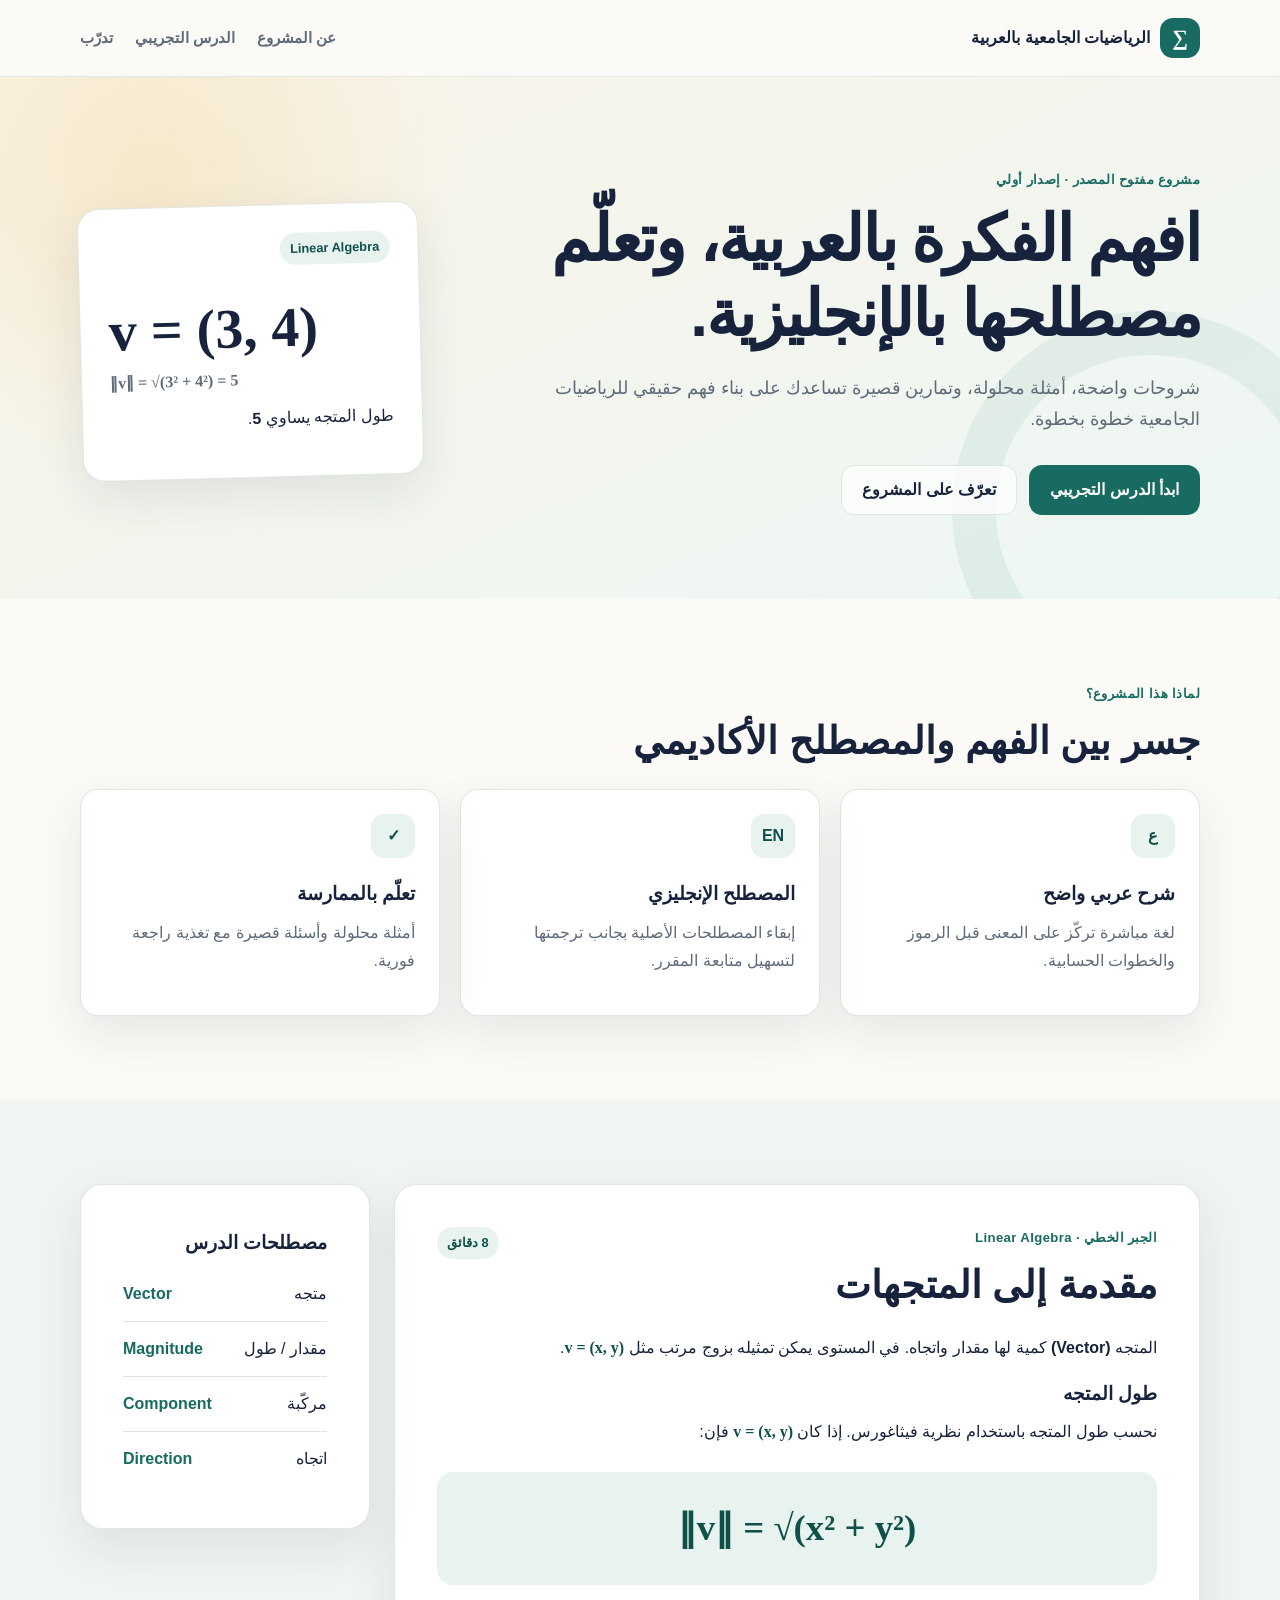
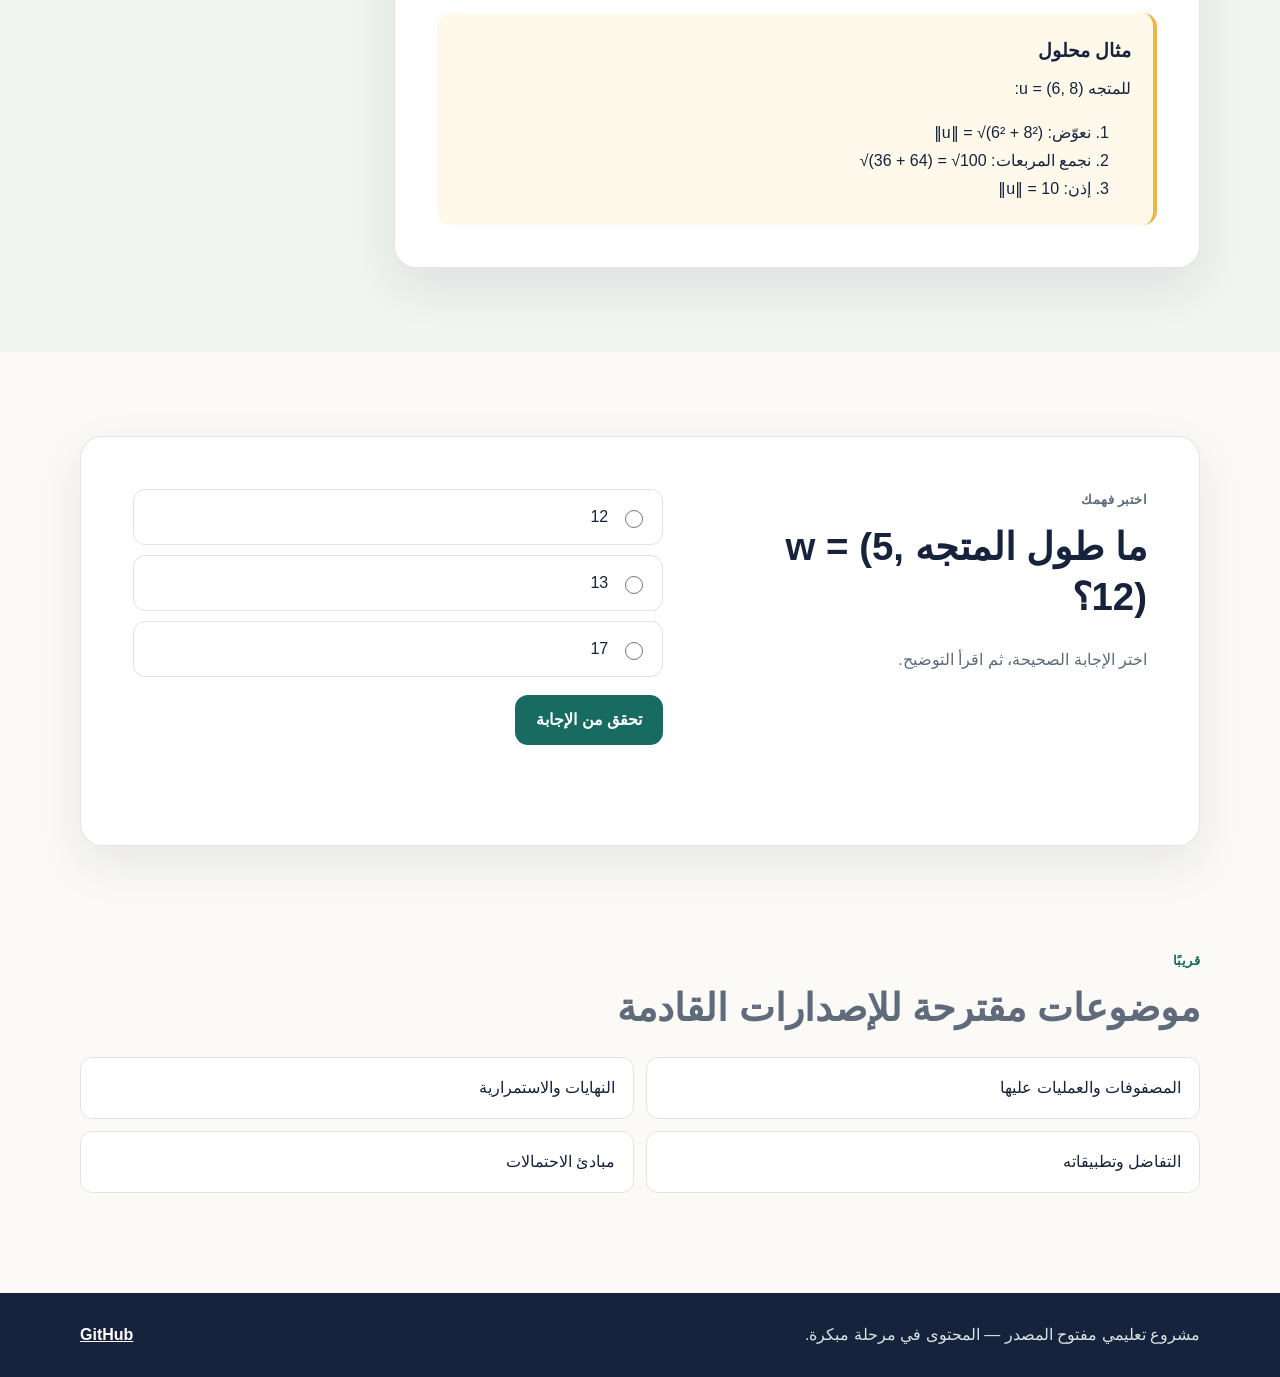
<file: index.html>
<!doctype html>
<html lang="ar" dir="rtl">
  <head>
    <meta charset="utf-8" />
    <meta name="viewport" content="width=device-width, initial-scale=1" />
    <meta
      name="description"
      content="مبادرة مفتوحة المصدر لتبسيط الرياضيات الجامعية بالعربية مع المصطلحات الإنجليزية."
    />
    <title>الرياضيات الجامعية بالعربية</title>
    <link rel="stylesheet" href="assets/css/styles.css" />
  </head>
  <body>
    <a class="skip-link" href="#main-content">انتقل إلى المحتوى</a>

    <header class="site-header">
      <div class="container nav-wrap">
        <a class="brand" href="#top" aria-label="الصفحة الرئيسية">
          <span class="brand-mark" aria-hidden="true">∑</span>
          <span>الرياضيات الجامعية بالعربية</span>
        </a>
        <nav aria-label="التنقل الرئيسي">
          <a href="#about">عن المشروع</a>
          <a href="#lesson">الدرس التجريبي</a>
          <a href="#practice">تدرّب</a>
        </nav>
      </div>
    </header>

    <main id="main-content">
      <section class="hero" id="top">
        <div class="container hero-grid">
          <div>
            <p class="eyebrow">مشروع مفتوح المصدر · إصدار أولي</p>
            <h1>افهم الفكرة بالعربية، وتعلّم مصطلحها بالإنجليزية.</h1>
            <p class="hero-copy">
              شروحات واضحة، أمثلة محلولة، وتمارين قصيرة تساعدك على بناء فهم حقيقي
              للرياضيات الجامعية خطوة بخطوة.
            </p>
            <div class="hero-actions">
              <a class="button primary" href="#lesson">ابدأ الدرس التجريبي</a>
              <a class="button secondary" href="#about">تعرّف على المشروع</a>
            </div>
          </div>

          <aside class="formula-card" aria-label="مثال رياضي">
            <span class="card-label">Linear Algebra</span>
            <p class="formula" dir="ltr">v = (3, 4)</p>
            <p class="formula-result" dir="ltr">‖v‖ = √(3² + 4²) = 5</p>
            <p>طول المتجه يساوي <strong>5</strong>.</p>
          </aside>
        </div>
      </section>

      <section class="section" id="about">
        <div class="container">
          <p class="eyebrow">لماذا هذا المشروع؟</p>
          <h2>جسر بين الفهم والمصطلح الأكاديمي</h2>
          <div class="feature-grid">
            <article class="feature-card">
              <span aria-hidden="true">ع</span>
              <h3>شرح عربي واضح</h3>
              <p>لغة مباشرة تركّز على المعنى قبل الرموز والخطوات الحسابية.</p>
            </article>
            <article class="feature-card">
              <span aria-hidden="true">EN</span>
              <h3>المصطلح الإنجليزي</h3>
              <p>إبقاء المصطلحات الأصلية بجانب ترجمتها لتسهيل متابعة المقرر.</p>
            </article>
            <article class="feature-card">
              <span aria-hidden="true">✓</span>
              <h3>تعلّم بالممارسة</h3>
              <p>أمثلة محلولة وأسئلة قصيرة مع تغذية راجعة فورية.</p>
            </article>
          </div>
        </div>
      </section>

      <section class="section lesson-section" id="lesson">
        <div class="container lesson-layout">
          <article class="lesson-card">
            <div class="lesson-heading">
              <div>
                <p class="eyebrow">الجبر الخطي · Linear Algebra</p>
                <h2>مقدمة إلى المتجهات</h2>
              </div>
              <span class="duration">8 دقائق</span>
            </div>

            <p>
              المتجه <strong>(Vector)</strong> كمية لها مقدار واتجاه. في المستوى يمكن
              تمثيله بزوج مرتب مثل <span class="inline-math" dir="ltr">v = (x, y)</span>.
            </p>

            <h3>طول المتجه</h3>
            <p>
              نحسب طول المتجه باستخدام نظرية فيثاغورس. إذا كان
              <span class="inline-math" dir="ltr">v = (x, y)</span> فإن:
            </p>
            <div class="math-block" dir="ltr" role="img" aria-label="معيار المتجه يساوي الجذر التربيعي لمجموع مربع مركبتيه">
              ‖v‖ = √(x² + y²)
            </div>

            <div class="worked-example">
              <h3>مثال محلول</h3>
              <p>للمتجه <span dir="ltr">u = (6, 8)</span>:</p>
              <ol>
                <li>نعوّض: <span dir="ltr">‖u‖ = √(6² + 8²)</span></li>
                <li>نجمع المربعات: <span dir="ltr">√(36 + 64) = √100</span></li>
                <li>إذن: <span dir="ltr">‖u‖ = 10</span></li>
              </ol>
            </div>
          </article>

          <aside class="terms-card" aria-labelledby="terms-title">
            <h3 id="terms-title">مصطلحات الدرس</h3>
            <dl>
              <div><dt>متجه</dt><dd dir="ltr">Vector</dd></div>
              <div><dt>مقدار / طول</dt><dd dir="ltr">Magnitude</dd></div>
              <div><dt>مركّبة</dt><dd dir="ltr">Component</dd></div>
              <div><dt>اتجاه</dt><dd dir="ltr">Direction</dd></div>
            </dl>
          </aside>
        </div>
      </section>

      <section class="section practice-section" id="practice">
        <div class="container practice-card">
          <div>
            <p class="eyebrow">اختبر فهمك</p>
            <h2>ما طول المتجه <span dir="ltr">w = (5, 12)</span>؟</h2>
            <p>اختر الإجابة الصحيحة، ثم اقرأ التوضيح.</p>
          </div>

          <form id="quiz-form" class="quiz" novalidate>
            <fieldset>
              <legend class="sr-only">خيارات الإجابة</legend>
              <label><input type="radio" name="answer" value="12" /> 12</label>
              <label><input type="radio" name="answer" value="13" /> 13</label>
              <label><input type="radio" name="answer" value="17" /> 17</label>
            </fieldset>
            <button class="button primary" type="submit">تحقق من الإجابة</button>
            <p id="quiz-feedback" class="feedback" role="status" aria-live="polite"></p>
          </form>
        </div>
      </section>

      <section class="section next-section">
        <div class="container">
          <p class="eyebrow">قريبًا</p>
          <h2>موضوعات مقترحة للإصدارات القادمة</h2>
          <ul class="topic-list">
            <li>المصفوفات والعمليات عليها</li>
            <li>النهايات والاستمرارية</li>
            <li>التفاضل وتطبيقاته</li>
            <li>مبادئ الاحتمالات</li>
          </ul>
        </div>
      </section>
    </main>

    <footer>
      <div class="container footer-wrap">
        <p>مشروع تعليمي مفتوح المصدر — المحتوى في مرحلة مبكرة.</p>
        <a href="https://github.com/Gray-rixx101/-arabic-university-math">GitHub</a>
      </div>
    </footer>

    <script src="assets/js/app.js"></script>
  </body>
</html>
</file>
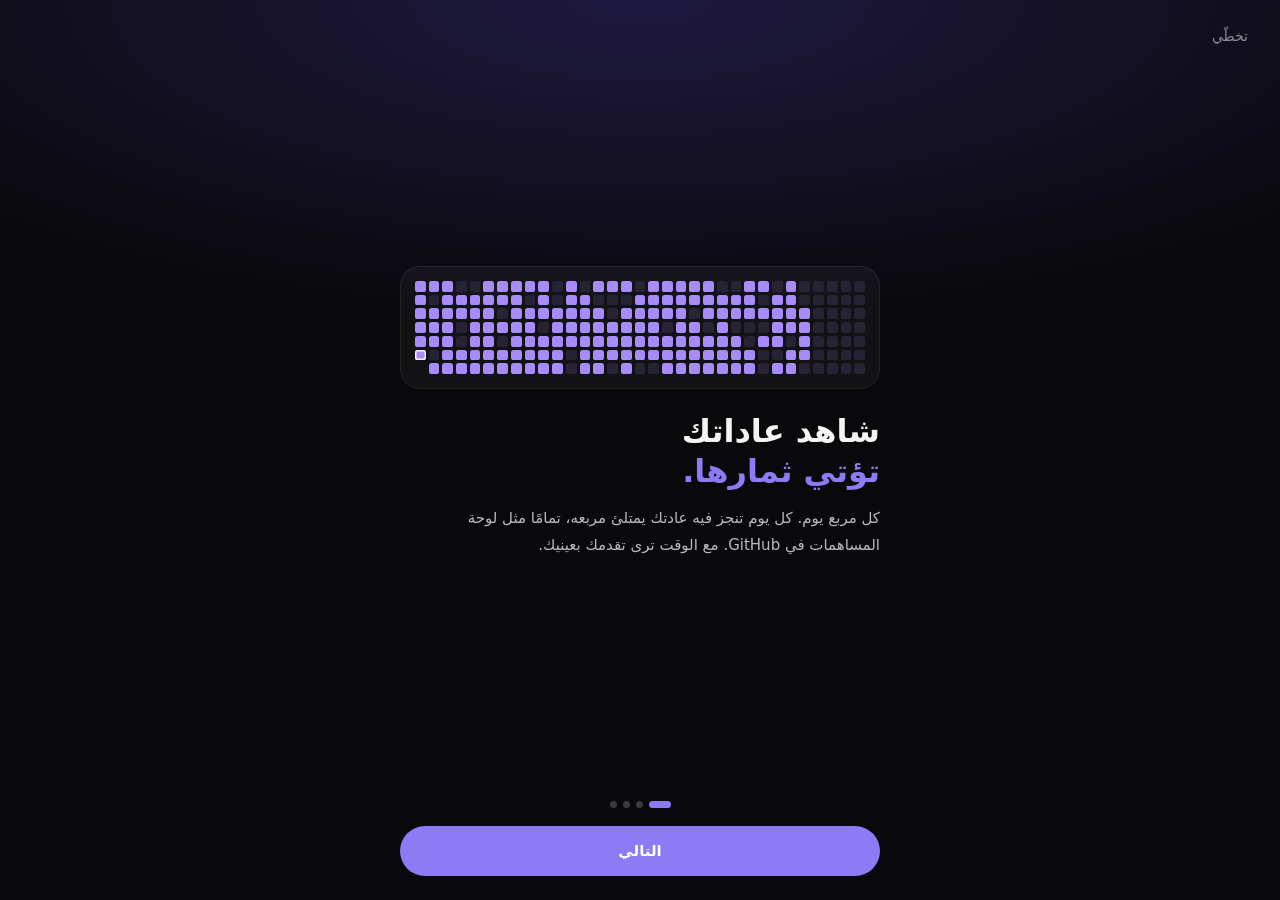
<file: habits/index.html>
<!doctype html>
<html lang="ar" dir="rtl">
  <head>
    <meta charset="utf-8" />
    <meta
      name="viewport"
      content="width=device-width, initial-scale=1, viewport-fit=cover, user-scalable=no"
    />
    <meta name="description" content="أثر: متتبع عادات بالعربية، لبناء العادات النافعة وترك الضارة على طريقة العادات الذرية." />
    <meta name="theme-color" content="#09090b" />
    <meta name="apple-mobile-web-app-capable" content="yes" />
    <meta name="mobile-web-app-capable" content="yes" />
    <meta name="apple-mobile-web-app-status-bar-style" content="black-translucent" />
    <meta name="apple-mobile-web-app-title" content="أثر" />
    <link rel="apple-touch-icon" href="icons/icon-180.png" />
    <link rel="icon" type="image/png" href="icons/icon-192.png" />
    <link rel="manifest" href="manifest.webmanifest" />
    <link rel="stylesheet" href="styles.css" />
    <title>أثر · العادات</title>
  </head>
  <body>
    <div id="app" class="app"></div>
    <div id="toasts" class="toasts" aria-live="polite"></div>
    <script src="app.js"></script>
  </body>
</html>
</file>
<file: assets/css/styles.css>
:root {
  --ink: #17233c;
  --muted: #5f6b7a;
  --paper: #fbfaf6;
  --surface: #ffffff;
  --primary: #176b60;
  --primary-dark: #0f5149;
  --accent: #f0b44d;
  --line: #dfe5df;
  --soft: #e8f3f0;
  --success: #176b60;
  --danger: #ad2e3e;
  --shadow: 0 18px 50px rgba(23, 35, 60, 0.09);
  --radius: 22px;
}

* {
  box-sizing: border-box;
}

html {
  scroll-behavior: smooth;
}

body {
  margin: 0;
  color: var(--ink);
  background: var(--paper);
  font-family: Tahoma, Arial, sans-serif;
  line-height: 1.75;
}

a {
  color: inherit;
}

.container {
  width: min(1120px, calc(100% - 36px));
  margin-inline: auto;
}

.skip-link {
  position: fixed;
  inset-block-start: 12px;
  inset-inline-start: 12px;
  z-index: 100;
  padding: 10px 16px;
  color: white;
  background: var(--primary-dark);
  border-radius: 10px;
  transform: translateY(-160%);
}

.skip-link:focus {
  transform: translateY(0);
}

.site-header {
  position: sticky;
  top: 0;
  z-index: 50;
  border-bottom: 1px solid rgba(223, 229, 223, 0.85);
  background: rgba(251, 250, 246, 0.92);
  backdrop-filter: blur(14px);
}

.nav-wrap,
.footer-wrap {
  display: flex;
  align-items: center;
  justify-content: space-between;
  gap: 24px;
}

.nav-wrap {
  min-height: 76px;
}

.brand {
  display: inline-flex;
  align-items: center;
  gap: 10px;
  font-weight: 800;
  text-decoration: none;
}

.brand-mark {
  display: grid;
  width: 40px;
  height: 40px;
  color: white;
  background: var(--primary);
  border-radius: 13px;
  place-items: center;
  font: 700 22px Georgia, serif;
}

nav {
  display: flex;
  gap: 22px;
}

nav a {
  color: var(--muted);
  font-size: 0.94rem;
  font-weight: 700;
  text-decoration: none;
}

nav a:hover,
nav a:focus-visible {
  color: var(--primary);
}

.hero {
  position: relative;
  overflow: hidden;
  padding: 92px 0 84px;
  background:
    radial-gradient(circle at 12% 20%, rgba(240, 180, 77, 0.2), transparent 26%),
    linear-gradient(155deg, #f9f4e8 0%, #edf7f4 100%);
}

.hero::after {
  position: absolute;
  inset: auto -70px -110px auto;
  width: 310px;
  height: 310px;
  content: "";
  border: 44px solid rgba(23, 107, 96, 0.07);
  border-radius: 50%;
}

.hero-grid {
  position: relative;
  z-index: 1;
  display: grid;
  grid-template-columns: 1.35fr 0.65fr;
  gap: 72px;
  align-items: center;
}

.eyebrow {
  margin: 0 0 10px;
  color: var(--primary);
  font-size: 0.82rem;
  font-weight: 800;
  letter-spacing: 0.03em;
}

h1,
h2,
h3,
p {
  margin-top: 0;
}

h1 {
  max-width: 760px;
  margin-bottom: 20px;
  font-size: clamp(2.2rem, 5vw, 4.6rem);
  line-height: 1.18;
  letter-spacing: -0.035em;
}

h2 {
  margin-bottom: 24px;
  font-size: clamp(1.65rem, 3vw, 2.5rem);
  line-height: 1.3;
}

h3 {
  margin-bottom: 8px;
  font-size: 1.16rem;
}

.hero-copy {
  max-width: 690px;
  margin-bottom: 30px;
  color: var(--muted);
  font-size: 1.1rem;
}

.hero-actions {
  display: flex;
  flex-wrap: wrap;
  gap: 12px;
}

.button {
  display: inline-flex;
  align-items: center;
  justify-content: center;
  min-height: 48px;
  padding: 10px 20px;
  border: 1px solid transparent;
  border-radius: 13px;
  font: inherit;
  font-weight: 800;
  text-decoration: none;
  cursor: pointer;
}

.button.primary {
  color: white;
  background: var(--primary);
}

.button.primary:hover,
.button.primary:focus-visible {
  background: var(--primary-dark);
}

.button.secondary {
  border-color: var(--line);
  background: rgba(255, 255, 255, 0.75);
}

.formula-card,
.feature-card,
.lesson-card,
.terms-card,
.practice-card {
  background: var(--surface);
  border: 1px solid rgba(223, 229, 223, 0.95);
  box-shadow: var(--shadow);
}

.formula-card {
  padding: 28px;
  border-radius: var(--radius);
  transform: rotate(-1.5deg);
}

.card-label,
.duration {
  display: inline-flex;
  padding: 5px 10px;
  color: var(--primary-dark);
  background: var(--soft);
  border-radius: 999px;
  font-size: 0.8rem;
  font-weight: 800;
}

.formula {
  margin: 30px 0 10px;
  font: 700 clamp(2rem, 6vw, 3.5rem) Georgia, serif;
}

.formula-result {
  color: var(--muted);
  font: 600 1rem Georgia, serif;
}

.section {
  padding: 84px 0;
}

.feature-grid {
  display: grid;
  grid-template-columns: repeat(3, 1fr);
  gap: 20px;
}

.feature-card {
  padding: 24px;
  border-radius: 18px;
}

.feature-card > span {
  display: grid;
  width: 44px;
  height: 44px;
  margin-bottom: 20px;
  color: var(--primary-dark);
  background: var(--soft);
  border-radius: 13px;
  place-items: center;
  font-weight: 900;
}

.feature-card p,
.practice-card p,
.next-section {
  color: var(--muted);
}

.lesson-section {
  background: #f1f5f1;
}

.lesson-layout {
  display: grid;
  grid-template-columns: minmax(0, 1fr) 290px;
  gap: 24px;
  align-items: start;
}

.lesson-card,
.terms-card {
  padding: clamp(24px, 4vw, 42px);
  border-radius: var(--radius);
}

.lesson-heading {
  display: flex;
  align-items: start;
  justify-content: space-between;
  gap: 16px;
}

.inline-math,
.math-block {
  color: var(--primary-dark);
  font-family: Georgia, serif;
  font-weight: 700;
}

.math-block {
  margin: 26px 0;
  padding: 24px;
  background: var(--soft);
  border-radius: 16px;
  font-size: clamp(1.5rem, 4vw, 2.3rem);
  text-align: center;
}

.worked-example {
  margin-top: 28px;
  padding: 22px;
  border-right: 4px solid var(--accent);
  background: #fff9eb;
  border-radius: 14px;
}

.worked-example ol {
  margin-bottom: 0;
}

.terms-card dl {
  margin: 0;
}

.terms-card dl div {
  display: flex;
  justify-content: space-between;
  gap: 16px;
  padding: 13px 0;
  border-bottom: 1px solid var(--line);
}

.terms-card dl div:last-child {
  border-bottom: 0;
}

.terms-card dd {
  margin: 0;
  color: var(--primary);
  font-weight: 700;
}

.practice-card {
  display: grid;
  grid-template-columns: 0.9fr 1.1fr;
  gap: 50px;
  padding: clamp(28px, 5vw, 52px);
  border-radius: var(--radius);
}

.quiz fieldset {
  display: grid;
  gap: 10px;
  margin: 0 0 18px;
  padding: 0;
  border: 0;
}

.quiz label {
  display: flex;
  align-items: center;
  gap: 12px;
  padding: 13px 16px;
  border: 1px solid var(--line);
  border-radius: 12px;
  cursor: pointer;
}

.quiz label:has(input:checked) {
  border-color: var(--primary);
  background: var(--soft);
}

.quiz input {
  width: 18px;
  height: 18px;
  accent-color: var(--primary);
}

.feedback {
  min-height: 32px;
  margin: 16px 0 0;
  font-weight: 800;
}

.feedback.success {
  color: var(--success);
}

.feedback.error {
  color: var(--danger);
}

.next-section {
  padding-top: 20px;
}

.topic-list {
  display: grid;
  grid-template-columns: repeat(2, 1fr);
  gap: 12px;
  padding: 0;
  list-style: none;
}

.topic-list li {
  padding: 16px 18px;
  color: var(--ink);
  background: #fff;
  border: 1px solid var(--line);
  border-radius: 12px;
}

footer {
  padding: 28px 0;
  color: #d7e4e2;
  background: var(--ink);
}

footer p {
  margin: 0;
}

footer a {
  color: white;
  font-weight: 800;
}

.sr-only {
  position: absolute;
  width: 1px;
  height: 1px;
  padding: 0;
  margin: -1px;
  overflow: hidden;
  clip: rect(0, 0, 0, 0);
  white-space: nowrap;
  border: 0;
}

:focus-visible {
  outline: 3px solid var(--accent);
  outline-offset: 3px;
}

@media (max-width: 820px) {
  nav {
    display: none;
  }

  .hero {
    padding-top: 64px;
  }

  .hero-grid,
  .lesson-layout,
  .practice-card {
    grid-template-columns: 1fr;
  }

  .hero-grid {
    gap: 36px;
  }

  .feature-grid {
    grid-template-columns: 1fr;
  }

  .formula-card {
    max-width: 520px;
    transform: none;
  }
}

@media (max-width: 520px) {
  .section {
    padding: 64px 0;
  }

  .lesson-heading,
  .footer-wrap {
    align-items: flex-start;
    flex-direction: column;
  }

  .topic-list {
    grid-template-columns: 1fr;
  }

  .button {
    width: 100%;
  }
}
</file>
<file: habits/styles.css>
:root {
  --bg: #09090b;
  --surface: #141417;
  --surface2: #1d1d21;
  --line: #26262c;
  --text: #f4f4f5;
  --muted: #8d8d96;
  --accent: #8b7cf6;
  --danger: #f0616d;
  --ok: #34d399;
  --radius: 22px;
  --safe-top: env(safe-area-inset-top);
  --safe-bottom: env(safe-area-inset-bottom);
  color-scheme: dark;
}

* {
  box-sizing: border-box;
  -webkit-tap-highlight-color: transparent;
}

html,
body {
  margin: 0;
  background: var(--bg);
  color: var(--text);
  font-family: -apple-system, 'SF Arabic', 'SF Pro Text', system-ui, 'Segoe UI', Tahoma, sans-serif;
  -webkit-font-smoothing: antialiased;
  -webkit-text-size-adjust: 100%;
}

body {
  min-height: 100dvh;
  overscroll-behavior-y: none;
}

body.locked {
  overflow: hidden;
}

button {
  font: inherit;
  color: inherit;
  background: none;
  border: 0;
  padding: 0;
  cursor: pointer;
}

input,
textarea,
select {
  font: inherit;
  color: inherit;
}

svg {
  display: block;
}

.app {
  max-width: 640px;
  margin: 0 auto;
  padding: calc(var(--safe-top) + 12px) 16px calc(var(--safe-bottom) + 110px);
}

/* ---------- الشريط العلوي ---------- */
.topbar {
  display: flex;
  align-items: center;
  gap: 10px;
  margin-bottom: 16px;
}

.brand {
  flex: 1;
  min-width: 0;
}

.brand h1 {
  margin: 0;
  font-size: 24px;
  font-weight: 800;
  letter-spacing: -0.3px;
}

.brand p {
  margin: 2px 0 0;
  color: var(--muted);
  font-size: 12px;
}

.icon-btn {
  flex: none;
  width: 42px;
  height: 42px;
  border-radius: 50%;
  display: grid;
  place-items: center;
  background: var(--surface2);
  border: 1px solid var(--line);
  transition: transform 0.12s;
}

.icon-btn:active {
  transform: scale(0.92);
}

.icon-btn svg {
  width: 20px;
  height: 20px;
}

.icon-btn.primary {
  background: var(--accent);
  border-color: transparent;
  color: #fff;
  box-shadow: 0 6px 20px -6px var(--accent);
}

.icon-btn.sm {
  width: 34px;
  height: 34px;
}

.icon-btn.sm svg {
  width: 16px;
  height: 16px;
}

/* ---------- بطاقات ---------- */
.banner {
  display: flex;
  gap: 12px;
  align-items: center;
  padding: 12px 14px;
  margin-bottom: 14px;
  border-radius: 18px;
  background: linear-gradient(135deg, #1f1a3a, #141417);
  border: 1px solid #2d2650;
  font-size: 13px;
  line-height: 1.6;
}

.banner b {
  color: #c4b5fd;
}

.banner .x {
  margin-inline-start: auto;
  color: var(--muted);
}

.card {
  position: relative;
  background: linear-gradient(180deg, var(--tint), var(--surface) 70%);
  border: 1px solid var(--line);
  border-radius: var(--radius);
  padding: 14px;
  margin-bottom: 12px;
  cursor: pointer;
  transition: transform 0.15s;
}

.card:active {
  transform: scale(0.985);
}

.card-head {
  display: flex;
  align-items: center;
  gap: 12px;
  margin-bottom: 12px;
}

.tile {
  flex: none;
  width: 42px;
  height: 42px;
  border-radius: 13px;
  display: grid;
  place-items: center;
  font-size: 21px;
  background: var(--tile);
  border: 1px solid rgba(255, 255, 255, 0.05);
}

.tile.lg {
  width: 56px;
  height: 56px;
  font-size: 28px;
  border-radius: 17px;
}

.tile.sm {
  width: 32px;
  height: 32px;
  font-size: 16px;
  border-radius: 10px;
}

.card-title {
  flex: 1;
  min-width: 0;
}

.card-title h3 {
  margin: 0;
  font-size: 16px;
  font-weight: 700;
  white-space: nowrap;
  overflow: hidden;
  text-overflow: ellipsis;
}

.card-title p {
  margin: 3px 0 0;
  color: var(--muted);
  font-size: 12px;
  white-space: nowrap;
  overflow: hidden;
  text-overflow: ellipsis;
}

.tag {
  display: inline-flex;
  align-items: center;
  gap: 4px;
  font-size: 11px;
  padding: 2px 7px;
  border-radius: 99px;
  background: rgba(255, 255, 255, 0.06);
  color: var(--muted);
  vertical-align: middle;
  margin-inline-start: 6px;
  font-weight: 600;
}

.tag.quit {
  color: #fca5a5;
  background: rgba(240, 97, 109, 0.12);
}

/* زر اليوم */
.check {
  flex: none;
  width: 46px;
  height: 46px;
  border-radius: 14px;
  display: grid;
  place-items: center;
  background: var(--tile);
  border: 1px solid rgba(255, 255, 255, 0.06);
  color: var(--c);
  transition: transform 0.12s, background 0.2s;
  position: relative;
}

.check:active {
  transform: scale(0.88);
}

.check svg {
  width: 22px;
  height: 22px;
}

.check.done {
  background: var(--c);
  color: #111;
  border-color: transparent;
  box-shadow: 0 6px 18px -8px var(--c);
}

.check.slip {
  background: rgba(240, 97, 109, 0.16);
  color: var(--danger);
}

.check .ring {
  position: absolute;
  inset: 4px;
  width: auto;
  height: auto;
}

.check .ring-num {
  font-size: 11px;
  font-weight: 800;
}

.check.sm {
  width: 36px;
  height: 36px;
  border-radius: 11px;
}

.check.sm svg {
  width: 18px;
  height: 18px;
}

.check.sm .ring {
  inset: 3px;
}

/* ---------- الخريطة الحرارية ---------- */
.hm-wrap {
  direction: rtl;
}

.hm-months {
  display: grid;
  font-size: 9px;
  color: var(--muted);
  height: 14px;
  margin-bottom: 3px;
  overflow: hidden;
}

.hm-months span {
  white-space: nowrap;
  overflow: visible;
}

.hm {
  display: grid;
  grid-template-rows: repeat(7, auto);
  grid-auto-flow: column;
  gap: var(--gap, 3px);
}

.hm-c {
  aspect-ratio: 1;
  border-radius: 24%;
  -webkit-touch-callout: none;
  user-select: none;
}

.hm-c.today {
  box-shadow: 0 0 0 1.5px rgba(255, 255, 255, 0.85) inset;
}

.hm-c.future {
  background: transparent !important;
}

/* ---------- العرض المضغوط ---------- */
.compact-grid {
  display: grid;
  grid-template-columns: 1fr 1fr;
  gap: 10px;
}

.compact-grid .card {
  margin: 0;
  padding: 12px;
}

.compact-grid .card-head {
  gap: 8px;
  margin-bottom: 10px;
}

.compact-grid .card-title h3 {
  font-size: 14px;
}

/* ---------- عرض القائمة ---------- */
.list {
  background: var(--surface);
  border: 1px solid var(--line);
  border-radius: var(--radius);
  overflow: hidden;
}

.list-row {
  display: flex;
  align-items: center;
  gap: 10px;
  padding: 9px 12px;
  border-top: 1px solid var(--line);
}

.list-row:first-child {
  border-top: 0;
}

.list-row.head {
  padding-top: 12px;
  padding-bottom: 8px;
}

.list-name {
  flex: 1;
  min-width: 0;
  display: flex;
  align-items: center;
  gap: 10px;
  font-size: 14px;
  font-weight: 600;
  cursor: pointer;
}

.list-name span {
  white-space: nowrap;
  overflow: hidden;
  text-overflow: ellipsis;
}

.list-count {
  color: var(--muted);
  font-size: 12px;
  font-weight: 500;
}

.days {
  display: flex;
  gap: 6px;
  flex: none;
}

.day-h {
  width: 36px;
  text-align: center;
  font-size: 11px;
  color: var(--muted);
  line-height: 1.3;
}

.day-h b {
  display: block;
  font-size: 13px;
}

.day-h.today {
  color: var(--text);
}

.day-cell {
  width: 36px;
  height: 36px;
  border-radius: 11px;
  background: var(--tile);
  position: relative;
  display: grid;
  place-items: center;
  transition: transform 0.12s;
}

.day-cell:active {
  transform: scale(0.88);
}

.day-cell.done {
  background: var(--c);
}

.day-cell.slip {
  background: rgba(240, 97, 109, 0.2);
  color: var(--danger);
}

.day-cell.na {
  opacity: 0.25;
  pointer-events: none;
}

.day-cell.today {
  box-shadow: 0 0 0 1.5px rgba(255, 255, 255, 0.75) inset;
}

.day-cell .ring {
  position: absolute;
  inset: 5px;
}

.day-cell svg.x {
  width: 16px;
  height: 16px;
}

/* ---------- مبدّل العرض ---------- */
.switcher {
  position: fixed;
  bottom: calc(var(--safe-bottom) + 16px);
  left: 50%;
  transform: translateX(-50%);
  display: flex;
  gap: 4px;
  padding: 5px;
  border-radius: 99px;
  background: rgba(40, 40, 46, 0.72);
  backdrop-filter: blur(20px) saturate(1.6);
  -webkit-backdrop-filter: blur(20px) saturate(1.6);
  border: 1px solid rgba(255, 255, 255, 0.08);
  z-index: 20;
  box-shadow: 0 10px 30px -10px #000;
}

.switcher button {
  width: 52px;
  height: 40px;
  border-radius: 99px;
  display: grid;
  place-items: center;
  color: var(--muted);
}

.switcher button svg {
  width: 20px;
  height: 20px;
}

.switcher button.on {
  background: rgba(255, 255, 255, 0.12);
  color: var(--text);
}

/* ---------- الحالة الفارغة ---------- */
.empty {
  text-align: center;
  padding: 40px 10px 20px;
}

.empty .big {
  font-size: 52px;
  margin-bottom: 8px;
}

.empty h2 {
  margin: 0 0 8px;
  font-size: 22px;
}

.empty p {
  color: var(--muted);
  margin: 0 auto 22px;
  max-width: 320px;
  line-height: 1.7;
  font-size: 14px;
}

/* ---------- الأزرار العامة ---------- */
.btn {
  display: inline-flex;
  align-items: center;
  justify-content: center;
  gap: 8px;
  height: 50px;
  padding: 0 20px;
  border-radius: 99px;
  font-weight: 700;
  font-size: 15px;
  background: var(--accent);
  color: #fff;
  transition: transform 0.12s, opacity 0.2s;
}

.btn:active {
  transform: scale(0.97);
}

.btn svg {
  width: 18px;
  height: 18px;
}

.btn.block {
  width: 100%;
}

.btn.ghost {
  background: var(--surface2);
  color: var(--text);
  border: 1px solid var(--line);
}

.btn.danger {
  background: rgba(240, 97, 109, 0.14);
  color: var(--danger);
}

.btn.sm {
  height: 38px;
  font-size: 13px;
  padding: 0 14px;
}

.btn-row {
  display: flex;
  gap: 10px;
}

.btn-row .btn {
  flex: 1;
}

/* ---------- الصفحات المنبثقة ---------- */
.sheet {
  position: fixed;
  inset: 0;
  z-index: 50;
  display: flex;
  flex-direction: column;
  background: #0f0f12;
  transform: translateY(100%);
  transition: transform 0.32s cubic-bezier(0.2, 0.8, 0.2, 1);
  padding-top: calc(var(--safe-top) + 6px);
}

.sheet.open {
  transform: translateY(0);
}

.sheet-head {
  flex: none;
  max-width: 640px;
  width: 100%;
  margin: 0 auto;
  padding: 6px 16px 10px;
}

.grabber {
  width: 40px;
  height: 5px;
  border-radius: 9px;
  background: #3a3a40;
  margin: 0 auto 10px;
}

.sheet-title-row {
  display: flex;
  align-items: center;
  gap: 10px;
}

.sheet-title {
  flex: 1;
  margin: 0;
  text-align: center;
  font-size: 19px;
  font-weight: 800;
  white-space: nowrap;
  overflow: hidden;
  text-overflow: ellipsis;
}

.sheet-spacer {
  width: 42px;
  flex: none;
  display: flex;
  justify-content: flex-end;
}

.sheet-body {
  flex: 1;
  overflow-y: auto;
  -webkit-overflow-scrolling: touch;
  overscroll-behavior: contain;
}

.sheet-inner {
  max-width: 640px;
  margin: 0 auto;
  padding: 6px 16px calc(var(--safe-bottom) + 30px);
}

.sheet-footer {
  position: sticky;
  bottom: 0;
  padding: 14px 0 calc(var(--safe-bottom) + 10px);
  background: linear-gradient(transparent, #0f0f12 30%);
}

/* ---------- الإعدادات ---------- */
.section-label {
  color: var(--muted);
  font-size: 13px;
  margin: 22px 4px 8px;
  font-weight: 600;
}

.section-label:first-child {
  margin-top: 6px;
}

.group {
  background: var(--surface);
  border: 1px solid var(--line);
  border-radius: var(--radius);
  overflow: hidden;
}

.row {
  width: 100%;
  display: flex;
  align-items: center;
  gap: 14px;
  padding: 12px 14px;
  border-top: 1px solid var(--line);
  text-align: start;
  min-height: 58px;
}

.row:first-child {
  border-top: 0;
}

.row-icon {
  flex: none;
  width: 38px;
  height: 38px;
  border-radius: 11px;
  display: grid;
  place-items: center;
}

.row-icon svg {
  width: 20px;
  height: 20px;
}

.row-label {
  flex: 1;
  min-width: 0;
  font-size: 15px;
}

.row-label small {
  display: block;
  color: var(--muted);
  font-size: 12px;
  margin-top: 2px;
}

.row-value {
  color: var(--muted);
  font-size: 13px;
  display: flex;
  align-items: center;
  gap: 6px;
}

.row-value svg {
  width: 16px;
  height: 16px;
}

.dot-ok {
  width: 8px;
  height: 8px;
  border-radius: 50%;
  background: var(--ok);
}

.seg {
  display: flex;
  padding: 4px;
  gap: 4px;
  background: var(--surface2);
  border-radius: 14px;
  border: 1px solid var(--line);
}

.seg button {
  flex: 1;
  height: 40px;
  border-radius: 10px;
  font-size: 14px;
  font-weight: 600;
  color: var(--muted);
}

.seg button.on {
  background: #2c2c33;
  color: var(--text);
}

.seg.sm button {
  height: 32px;
  font-size: 12px;
}

/* ---------- النماذج ---------- */
.field {
  margin-bottom: 14px;
}

.field > label {
  display: block;
  font-size: 13px;
  color: var(--muted);
  margin: 0 4px 6px;
  font-weight: 600;
}

.input,
.textarea {
  width: 100%;
  background: var(--surface);
  border: 1px solid var(--line);
  border-radius: 14px;
  padding: 13px 14px;
  font-size: 16px;
  outline: none;
  transition: border-color 0.2s;
}

.input:focus,
.textarea:focus {
  border-color: var(--accent);
}

.textarea {
  min-height: 90px;
  resize: vertical;
  line-height: 1.6;
}

.input::placeholder,
.textarea::placeholder {
  color: #5a5a62;
}

.hint {
  font-size: 12px;
  color: var(--muted);
  margin: 6px 4px 0;
  line-height: 1.6;
}

.chips {
  display: flex;
  gap: 8px;
  overflow-x: auto;
  padding-bottom: 4px;
  scrollbar-width: none;
  margin: 0 -16px;
  padding-inline: 16px;
}

.chips::-webkit-scrollbar {
  display: none;
}

.chip {
  flex: none;
  display: inline-flex;
  align-items: center;
  gap: 6px;
  height: 36px;
  padding: 0 12px;
  border-radius: 99px;
  background: var(--surface2);
  border: 1px solid var(--line);
  font-size: 13px;
  white-space: nowrap;
}

.chip.on {
  border-color: var(--c, var(--accent));
  background: var(--tile, #262145);
}

.emoji-grid {
  display: grid;
  grid-template-columns: repeat(auto-fill, minmax(44px, 1fr));
  gap: 6px;
  max-height: 156px;
  overflow-y: auto;
  padding: 8px;
  background: var(--surface);
  border: 1px solid var(--line);
  border-radius: 16px;
}

.emoji-grid button {
  height: 44px;
  font-size: 22px;
  border-radius: 12px;
}

.emoji-grid button.on {
  background: var(--tile);
  box-shadow: 0 0 0 1.5px var(--c) inset;
}

.color-grid {
  display: flex;
  flex-wrap: wrap;
  gap: 10px;
}

.color-grid button {
  width: 34px;
  height: 34px;
  border-radius: 50%;
  border: 3px solid transparent;
}

.color-grid button.on {
  border-color: #fff;
}

.stepper {
  display: flex;
  align-items: center;
  gap: 8px;
}

.stepper .num {
  min-width: 54px;
  text-align: center;
  font-size: 20px;
  font-weight: 800;
}

.two {
  display: flex;
  gap: 10px;
  align-items: flex-end;
}

.two > * {
  flex: 1;
}

details.law {
  background: var(--surface);
  border: 1px solid var(--line);
  border-radius: 18px;
  margin-bottom: 10px;
  overflow: hidden;
}

details.law summary {
  list-style: none;
  padding: 14px;
  font-weight: 700;
  display: flex;
  align-items: center;
  gap: 10px;
  font-size: 14px;
}

details.law summary::-webkit-details-marker {
  display: none;
}

details.law summary .n {
  width: 26px;
  height: 26px;
  border-radius: 8px;
  display: grid;
  place-items: center;
  font-size: 13px;
  background: #262145;
  color: #c4b5fd;
  flex: none;
}

details.law summary .chev {
  margin-inline-start: auto;
  color: var(--muted);
  transition: transform 0.2s;
}

details.law[open] summary .chev {
  transform: rotate(-90deg);
}

details.law .law-body {
  padding: 0 14px 4px;
}

details.law .law-body .input {
  background: var(--surface2);
}

.reminder {
  display: flex;
  flex-direction: column;
  gap: 10px;
  padding: 12px;
  background: var(--surface);
  border: 1px solid var(--line);
  border-radius: 18px;
  margin-bottom: 10px;
}

.reminder-top {
  display: flex;
  gap: 8px;
  align-items: center;
}

.reminder-top .input {
  flex: 1;
  padding: 9px 12px;
  text-align: center;
}

.weekday-pick {
  display: grid;
  grid-template-columns: repeat(7, 1fr);
  gap: 5px;
}

.weekday-pick button {
  height: 34px;
  border-radius: 10px;
  font-size: 11px;
  background: var(--surface2);
  color: var(--muted);
  border: 1px solid var(--line);
}

.weekday-pick button.on {
  background: var(--accent);
  color: #fff;
  border-color: transparent;
}

/* ---------- صفحة العادة ---------- */
.detail-head {
  display: flex;
  align-items: center;
  gap: 14px;
  margin: 6px 0 16px;
}

.detail-head h2 {
  margin: 0;
  font-size: 22px;
}

.detail-head p {
  margin: 4px 0 0;
  color: var(--muted);
  font-size: 13px;
}

.panel {
  background: var(--surface);
  border: 1px solid var(--line);
  border-radius: var(--radius);
  padding: 14px;
  margin-bottom: 12px;
}

.pills {
  display: flex;
  gap: 8px;
  flex-wrap: wrap;
  margin-bottom: 12px;
}

.pill {
  display: inline-flex;
  align-items: center;
  gap: 5px;
  padding: 6px 11px;
  border-radius: 99px;
  font-size: 12px;
  font-weight: 700;
  background: var(--tile);
  color: var(--c);
}

.pill svg {
  width: 14px;
  height: 14px;
}

.cal-head,
.cal-grid {
  display: grid;
  grid-template-columns: repeat(7, 1fr);
  gap: 6px;
}

.cal-head {
  font-size: 11px;
  color: var(--muted);
  text-align: center;
  margin-bottom: 8px;
}

.cal-d {
  aspect-ratio: 1;
  border-radius: 12px;
  display: flex;
  flex-direction: column;
  align-items: center;
  justify-content: center;
  gap: 3px;
  font-size: 14px;
  color: var(--muted);
  position: relative;
  -webkit-touch-callout: none;
  user-select: none;
  transition: transform 0.12s;
}

.cal-d:active {
  transform: scale(0.9);
}

.cal-d.in {
  color: var(--text);
}

.cal-d.done {
  background: var(--tile);
}

.cal-d.part {
  background: var(--tile-half);
}

.cal-d.slip {
  background: rgba(240, 97, 109, 0.16);
  color: #fca5a5;
}

.cal-d.out {
  opacity: 0.35;
}

.cal-d.future {
  opacity: 0.3;
  pointer-events: none;
}

.cal-d.today {
  box-shadow: 0 0 0 1.5px rgba(255, 255, 255, 0.7) inset;
}

.cal-d i {
  width: 4px;
  height: 4px;
  border-radius: 50%;
  background: var(--c);
  display: block;
}

.cal-d.slip i {
  background: var(--danger);
}

.cal-d .note-dot {
  position: absolute;
  top: 5px;
  left: 6px;
  width: 5px;
  height: 5px;
  border-radius: 50%;
  background: #fff;
  opacity: 0.7;
}

.cal-nav {
  display: flex;
  align-items: center;
  gap: 8px;
  margin-top: 12px;
}

.cal-nav .month {
  flex: 1;
  font-size: 14px;
  font-weight: 700;
  display: flex;
  align-items: center;
  gap: 6px;
}

.cal-nav .month svg {
  width: 16px;
  height: 16px;
  color: var(--muted);
}

.muted-note {
  text-align: center;
  font-size: 11px;
  color: var(--muted);
  margin-top: 10px;
}

.note-item {
  padding: 12px 14px;
  background: var(--surface);
  border: 1px solid var(--line);
  border-radius: 16px;
  margin-bottom: 8px;
  cursor: pointer;
}

.note-item.today {
  border-color: var(--c);
}

.note-item .when {
  font-size: 11px;
  color: var(--muted);
  display: flex;
  align-items: center;
  gap: 6px;
  margin-bottom: 5px;
}

.note-item .when::before {
  content: '';
  width: 6px;
  height: 6px;
  border-radius: 50%;
  background: var(--c);
}

.note-item .txt {
  font-size: 14px;
  line-height: 1.6;
  white-space: pre-wrap;
}

.plan-item {
  padding: 10px 0;
  border-top: 1px solid var(--line);
}

.plan-item:first-of-type {
  border-top: 0;
  padding-top: 2px;
}

.plan-item .k {
  font-size: 12px;
  color: var(--muted);
  margin-bottom: 3px;
}

.plan-item .v {
  font-size: 14px;
  line-height: 1.6;
}

.panel-title {
  display: flex;
  align-items: center;
  gap: 8px;
  font-weight: 800;
  font-size: 15px;
  margin-bottom: 10px;
}

.panel-title svg {
  width: 18px;
  height: 18px;
  color: var(--c, var(--accent));
}

.panel-title .grow {
  flex: 1;
}

.identity {
  font-size: 13px;
  line-height: 1.7;
  padding: 10px 12px;
  border-radius: 14px;
  background: var(--tile);
  margin-bottom: 12px;
}

/* ---------- الإحصاءات ---------- */
.stats-grid {
  display: grid;
  grid-template-columns: 1fr 1fr;
  gap: 10px;
  margin-bottom: 10px;
}

.stat {
  background: var(--surface);
  border: 1px solid var(--line);
  border-radius: 20px;
  padding: 14px;
}

.stat .ico {
  width: 30px;
  height: 30px;
  border-radius: 9px;
  display: grid;
  place-items: center;
  background: var(--tile, #262145);
  color: var(--c, var(--accent));
  margin-bottom: 12px;
}

.stat .ico svg {
  width: 16px;
  height: 16px;
}

.stat .val {
  font-size: 26px;
  font-weight: 800;
  line-height: 1.1;
}

.stat .val small {
  font-size: 14px;
  font-weight: 600;
  color: var(--muted);
}

.stat .lbl {
  font-size: 12px;
  color: var(--muted);
  margin-top: 4px;
}

.year-nav {
  display: flex;
  align-items: center;
  justify-content: space-between;
  background: var(--surface);
  border: 1px solid var(--line);
  border-radius: 18px;
  padding: 6px;
  margin-bottom: 10px;
  font-weight: 800;
}

.chart svg {
  width: 100%;
  height: auto;
  overflow: visible;
}

/* ---------- مقدمة ---------- */
.intro {
  position: fixed;
  inset: 0;
  z-index: 80;
  background: radial-gradient(120% 60% at 50% 0%, #1e1940 0%, #09090b 60%);
  display: flex;
  flex-direction: column;
  padding: calc(var(--safe-top) + 20px) 24px calc(var(--safe-bottom) + 24px);
}

.intro-slide {
  flex: 1;
  display: flex;
  flex-direction: column;
  justify-content: center;
  max-width: 480px;
  margin: 0 auto;
  width: 100%;
  animation: rise 0.4s ease;
}

@keyframes rise {
  from {
    opacity: 0;
    transform: translateY(16px);
  }
}

.intro-slide .art {
  font-size: 64px;
  margin-bottom: 18px;
}

.intro-slide h2 {
  font-size: 32px;
  line-height: 1.25;
  margin: 0 0 14px;
  font-weight: 900;
}

.intro-slide h2 em {
  color: var(--accent);
  font-style: normal;
}

.intro-slide p {
  color: #b9b9c2;
  font-size: 15px;
  line-height: 1.8;
  margin: 0 0 10px;
}

.intro-slide ol {
  padding: 0;
  margin: 6px 0 0;
  list-style: none;
  display: grid;
  gap: 8px;
}

.intro-slide li {
  background: rgba(255, 255, 255, 0.05);
  border: 1px solid rgba(255, 255, 255, 0.07);
  border-radius: 14px;
  padding: 10px 12px;
  font-size: 14px;
  line-height: 1.6;
}

.intro-slide li b {
  color: #c4b5fd;
}

.intro-dots {
  display: flex;
  justify-content: center;
  gap: 6px;
  margin: 18px 0;
}

.intro-dots span {
  width: 7px;
  height: 7px;
  border-radius: 9px;
  background: #3a3a40;
  transition: width 0.25s;
}

.intro-dots span.on {
  width: 22px;
  background: var(--accent);
}

.intro-actions {
  max-width: 480px;
  width: 100%;
  margin: 0 auto;
}

.demo-hm {
  margin: 0 0 22px;
  padding: 14px;
  border-radius: 20px;
  background: rgba(255, 255, 255, 0.04);
  border: 1px solid rgba(255, 255, 255, 0.07);
}

/* ---------- نافذة تأكيد ---------- */
.modal-back {
  position: fixed;
  inset: 0;
  z-index: 90;
  background: rgba(0, 0, 0, 0.55);
  display: flex;
  align-items: flex-end;
  justify-content: center;
  padding: 16px 16px calc(var(--safe-bottom) + 16px);
  animation: fade 0.2s ease;
}

@keyframes fade {
  from {
    opacity: 0;
  }
}

.modal {
  width: 100%;
  max-width: 440px;
  background: #18181c;
  border: 1px solid var(--line);
  border-radius: 26px;
  padding: 20px;
  animation: rise 0.25s ease;
}

.modal h3 {
  margin: 0 0 8px;
  font-size: 18px;
}

.modal p {
  margin: 0 0 18px;
  color: #b9b9c2;
  line-height: 1.7;
  font-size: 14px;
}

.modal .textarea {
  margin-bottom: 14px;
}

/* ---------- إشعارات صغيرة ---------- */
.toasts {
  position: fixed;
  top: calc(var(--safe-top) + 10px);
  left: 0;
  right: 0;
  z-index: 100;
  display: flex;
  flex-direction: column;
  align-items: center;
  gap: 8px;
  pointer-events: none;
  padding: 0 16px;
}

.toast {
  pointer-events: auto;
  display: flex;
  align-items: center;
  gap: 12px;
  max-width: 460px;
  width: 100%;
  padding: 12px 14px;
  border-radius: 18px;
  background: rgba(36, 36, 42, 0.9);
  backdrop-filter: blur(16px);
  -webkit-backdrop-filter: blur(16px);
  border: 1px solid rgba(255, 255, 255, 0.08);
  font-size: 13px;
  line-height: 1.6;
  box-shadow: 0 10px 30px -10px #000;
  animation: drop 0.3s ease;
  transition: opacity 0.3s, transform 0.3s;
}

.toast.out {
  opacity: 0;
  transform: translateY(-10px);
}

@keyframes drop {
  from {
    opacity: 0;
    transform: translateY(-14px);
  }
}

.toast .t-ico {
  font-size: 20px;
}

.toast .t-msg {
  flex: 1;
}

.toast button {
  color: #c4b5fd;
  font-weight: 700;
  font-size: 13px;
}

.reorder-row {
  display: flex;
  align-items: center;
  gap: 12px;
  padding: 10px 12px;
  border-top: 1px solid var(--line);
}

.reorder-row:first-child {
  border-top: 0;
}

.reorder-row .name {
  flex: 1;
  font-size: 15px;
  min-width: 0;
  white-space: nowrap;
  overflow: hidden;
  text-overflow: ellipsis;
}

.guide p,
.guide li {
  line-height: 1.85;
  font-size: 14px;
  color: #cfcfd6;
}

.guide h3 {
  margin: 18px 0 6px;
  font-size: 16px;
}

.guide .panel {
  margin-bottom: 10px;
}

@media (max-width: 370px) {
  .day-h,
  .day-cell {
    width: 32px;
  }

  .day-cell {
    height: 32px;
  }
}
</file>
